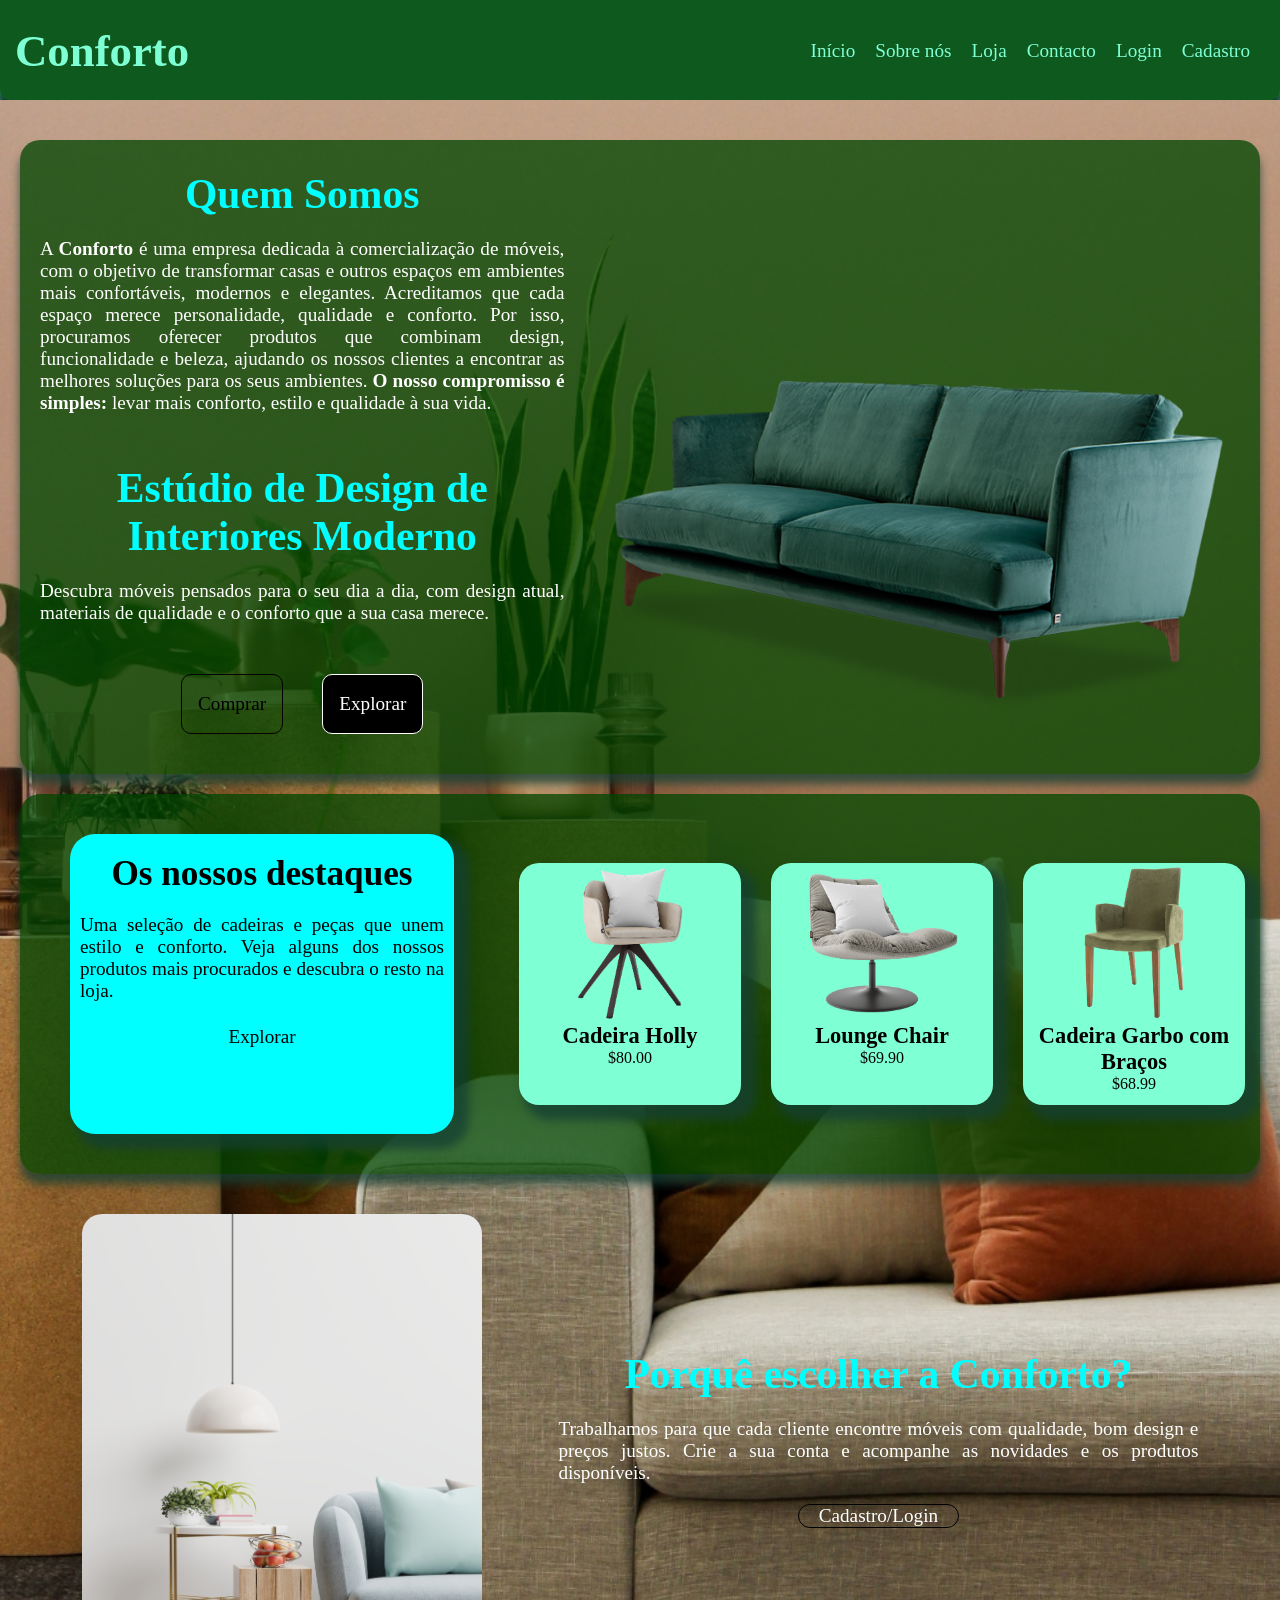
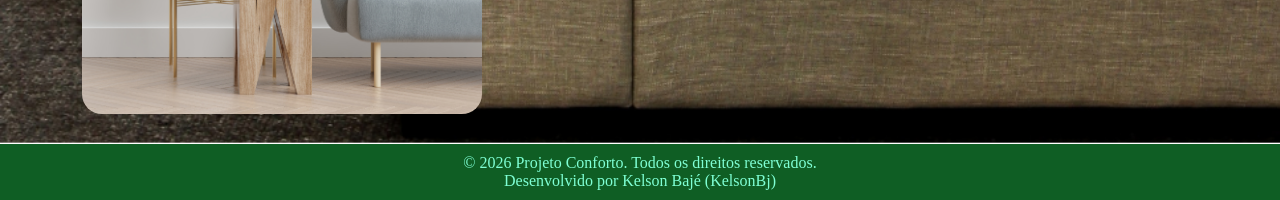
<file: index.html>
<!DOCTYPE html>
<html lang="pt">
    <head>
        <meta charset="UTF-8">
        <meta name="viewport" content="width=device-width, initial-scale=1.0">
        <meta name="description" content="Conforto: móveis modernos e elegantes para transformar a sua casa e outros espaços.">
        <title>Conforto | Móveis modernos</title>
        <link rel="stylesheet" href="css/style.css">
        <link rel="stylesheet" href="css/animacoes.css">
        <script src="js/script.js"></script>
    </head>
    <body>

        <!--cabeçalho-->
        <header>
            <div id="menu">
                <h1>Conforto</h1>
                <nav aria-label="Menu principal">
                    <ul>
                        <li><a href="index.html">Início</a></li>
                        <li><a href="#inicio">Sobre nós</a></li>
                        <li><a href="shop.html">Loja</a></li>
                        <li><a href="#contacto">Contacto</a></li>
                        <li><a href="login.html">Login</a></li>
                        <li><a href="cadastro.html">Cadastro</a></li>
                    </ul>
                </nav>
            </div>
        </header>

    <main>
        <!--conteudo-->
        <div id="hero">
            <section id="inicio">
                <h2>Quem Somos</h2>
                <p>A <strong>Conforto</strong> é uma empresa dedicada à comercialização de móveis, com o objetivo de transformar casas e outros espaços em ambientes mais confortáveis, modernos e elegantes. Acreditamos que cada espaço merece personalidade, qualidade e conforto. Por isso, procuramos oferecer produtos que combinam design, funcionalidade e beleza, ajudando os nossos clientes a encontrar as melhores soluções para os seus ambientes. <strong>O nosso compromisso é simples:</strong> levar mais conforto, estilo e qualidade à sua vida.</p>
            </section>
            <article id="conteudo">
                <section>
                    <h2>Estúdio de Design de Interiores Moderno</h2>
                    <p>Descubra móveis pensados para o seu dia a dia, com design atual, materiais de qualidade e o conforto que a sua casa merece.</p>
                    <button type="button" id="bnt1" onclick="location.href='shop.html'">Comprar</button>
                    <button type="button" id="bnt2" onclick="location.href='#produto'">Explorar</button>
                </section>
                <img src="img/couch.png" alt="Sofá moderno de cor clara">
            </article>
        </div>

        <div id="produto">
            <section id="conteudo2">
                <h2>Os nossos destaques</h2>
                <p>Uma seleção de cadeiras e peças que unem estilo e conforto. Veja alguns dos nossos produtos mais procurados e descubra o resto na loja.</p>
                <button type="button" onclick="location.href='shop.html'">Explorar</button>
            </section>
            <section id="anuncio">
                <div class="produto">
                    <img src="img/product-1.png" alt="Cadeira Kruzo Aero">
                    <h2>Cadeira Holly</h2>
                    <span>$80.00</span>
                </div>
                <div class="produto">
                    <img src="img/product-2.png" alt="Cadeira Kruzo De Varanda">
                    <h2>Lounge Chair</h2>
                    <span>$69.90</span>
                </div>
                <div class="produto">
                    <img src="img/product-3.png" alt="Cadeira Aero Meire">
                    <h2>Cadeira Garbo com Braços</h2>
                    <span>$68.99</span>
                </div>
            </section>
        </div>

        <section id="visual">
            <div>
                <img src="img/why-choose-us-img.jpg" alt="Sala de estar decorada com móveis da Conforto">
            </div>
            <div id="texto">
                <h2>Porquê escolher a Conforto?</h2>
                <p>Trabalhamos para que cada cliente encontre móveis com qualidade, bom design e preços justos. Crie a sua conta e acompanhe as novidades e os produtos disponíveis.</p>
                <button type="button" onclick="location.href='login.html'">Cadastro/Login</button>
            </div>
        </section>
    </main>

    <footer id="contacto">
        <div>
            <p>&copy; 2026 Projeto Conforto. Todos os direitos reservados.</p>
            <p>Desenvolvido por Kelson Bajé (KelsonBj)</p>
        </div>
    </footer>
    </body>
</html>
</file>
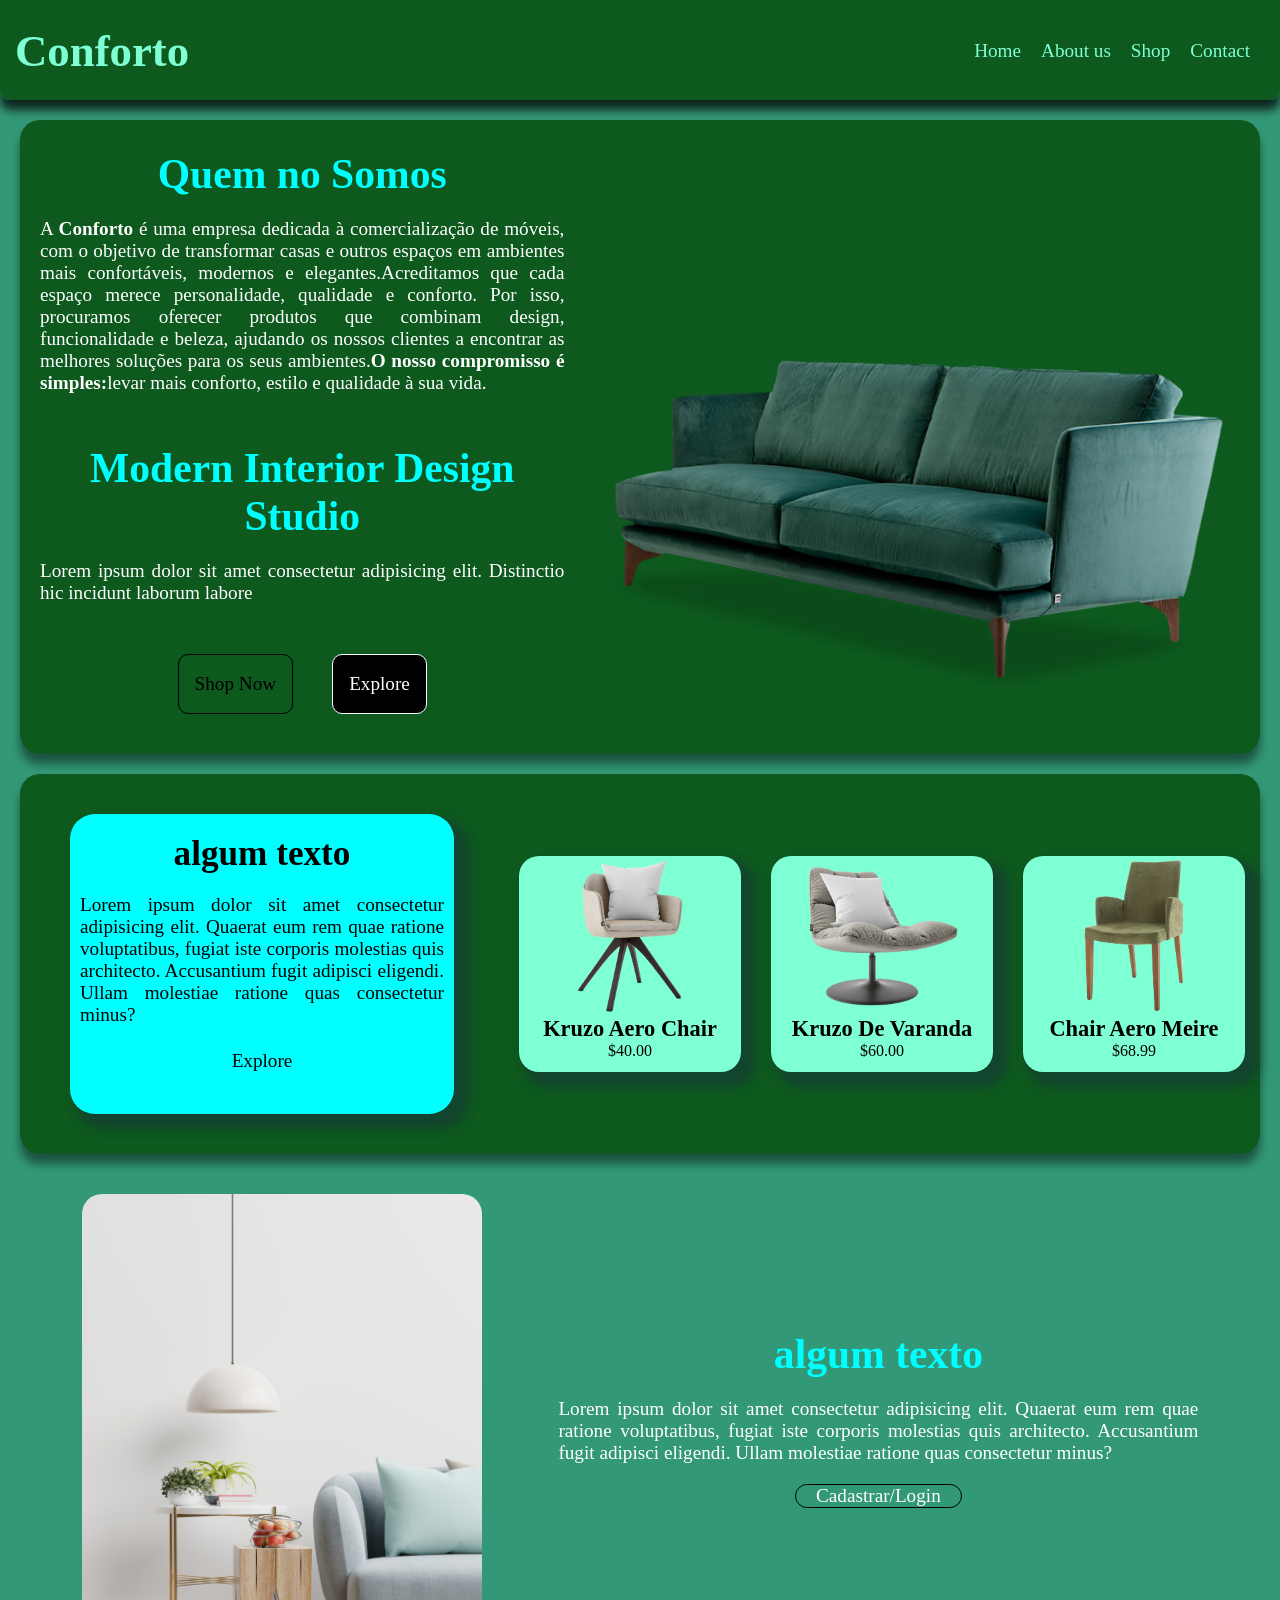
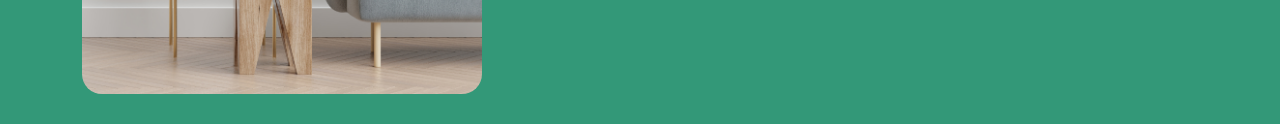
<file: aula1.html>
<!DOCTYPE html>
<html lang="en">
    <head>
        <meta charset="UTF-8">
        <meta name="viewport" content="width=device-width, initial-scale=1.0">
        <title>Projecto Conforto</title>
        <link rel="stylesheet" href="css/style.css">
    </head>
    <body>

        <!--cabeçalho-->
        <header>
            <div id="menu">
                    <h1>Conforto</h1>
                    <nav>
                    <ul>
                        <li><a href="#inicio">Home</a></li>
                        <li><a href="#sobre">About us</a></li>
                        <li><a href="#loja">Shop</a></li>
                        <li><a href="#contacto">Contact</a></li>
                    </ul>
                    </nav>
            </div>
        </header>

        <!--conteudo-->
            <div id="hero">
                <section id="inicio">
                    <h2>Quem no Somos</h2>
                    <p>A <strong>Conforto</strong> é uma empresa dedicada à comercialização de móveis, com o objetivo de transformar casas e outros espaços em ambientes mais confortáveis, modernos e elegantes.Acreditamos que cada espaço merece personalidade, qualidade e conforto. Por isso, procuramos oferecer produtos que combinam design, funcionalidade e beleza, ajudando os nossos clientes a encontrar as melhores soluções para os seus ambientes.<strong>O nosso compromisso é simples:</strong>levar mais conforto, estilo e qualidade à sua vida.</p>
                </section>
                <article id="conteudo">
                    <section>
                        <h2>Modern Interior Design Studio</h2>
                        <p>Lorem ipsum dolor sit amet consectetur adipisicing elit. Distinctio hic incidunt laborum labore</p>
                            <button id="bnt1">Shop Now</button>
                            <button id="bnt2">Explore</button>
                    </section>
                    <img src="img/couch.png" alt="cadeirao">
                </article>
            </div>
        
        <div id="produto">
            <section id="conteudo2">
                <h2>algum texto</h2>
                <p>Lorem ipsum dolor sit amet consectetur adipisicing elit. Quaerat eum rem quae ratione voluptatibus, fugiat iste corporis molestias quis architecto. Accusantium fugit adipisci eligendi. Ullam molestiae ratione quas consectetur minus?</p>
                <button>Explore</button>
            </section>
            <section id="anuncio">
                <div class="produto">
                    <img src="img/product-1.png" alt="produto1">
                    <h2>Kruzo Aero Chair</h2>
                    <span>$40.00</span>
                </div>
                    <div class="produto">
                    <img src="img/product-2.png" alt="produto2">
                    <h2>Kruzo De Varanda</h2>
                    <span>$60.00</span>
                </div>
                    <div class="produto">
                    <img src="img/product-3.png" alt="produto3">
                    <h2> Chair Aero Meire</h2>
                    <span>$68.99</span>
                </div>
            </section>
        </div>
        <section id="visual">
        
            <div>
                <img src="img/why-choose-us-img.jpg" alt="teste">
            </div>
            <div id="texto">
                <h2>algum texto</h2>
                <p>Lorem ipsum dolor sit amet consectetur adipisicing elit. Quaerat eum rem quae ratione voluptatibus, fugiat iste corporis molestias quis architecto. Accusantium fugit adipisci eligendi. Ullam molestiae ratione quas consectetur minus?</p>
                <button>Cadastrar/Login</button>
            </div>
        </section>
    </body>
</html>
</file>
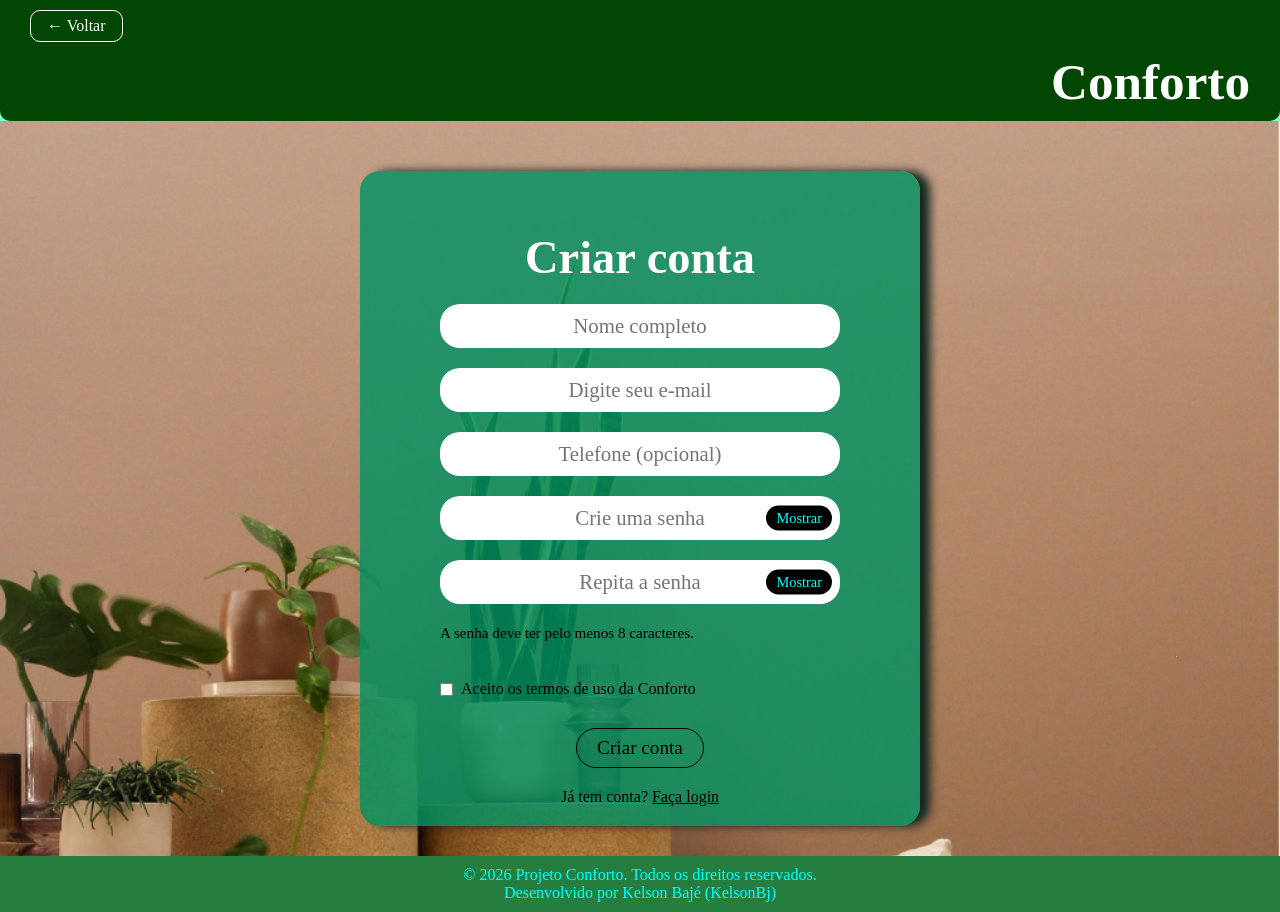
<file: cadastro.html>
<!DOCTYPE html>
<html lang="pt">
<head>
    <meta charset="UTF-8">
    <meta name="viewport" content="width=device-width, initial-scale=1.0">
    <title>Cadastro | Conforto</title>
    <link rel="stylesheet" href="css/login.css">
    <link rel="stylesheet" href="css/cadastro.css">
    <link rel="stylesheet" href="css/animacoes.css">
    <script src="js/script.js"></script>
</head>
<body>
    <header>
        <a class="voltar" href="index.html">&larr; Voltar</a>
        <h1>Conforto</h1>
    </header>
    <main>
        <div id="login-layout">
            <form id="form-cadastro" method="post">
                <section id="dados">
                    <h1>Criar conta</h1>

                    <div class="campo">
                        <label for="nome" class="so-leitor">Nome completo</label>
                        <input type="text" id="nome" name="nome" placeholder="Nome completo" autocomplete="name" minlength="3" required>
                    </div>

                    <div class="campo">
                        <label for="email" class="so-leitor">E-mail</label>
                        <input type="email" id="email" name="email" placeholder="Digite seu e-mail" autocomplete="email" required>
                    </div>

                    <div class="campo">
                        <label for="telefone" class="so-leitor">Telefone (opcional)</label>
                        <input type="tel" id="telefone" name="telefone" placeholder="Telefone (opcional)" autocomplete="tel" pattern="[0-9+ ]{9,15}" title="Use apenas números, espaços e +, entre 9 e 15 caracteres">
                    </div>

                    <div class="campo campo-senha">
                        <label for="senha" class="so-leitor">Senha</label>
                        <input type="password" id="senha" name="senha" placeholder="Crie uma senha" autocomplete="new-password" minlength="8" required>
                        <button type="button" class="mostrar-senha" data-alvo="senha" aria-pressed="false" aria-label="Mostrar senha">Mostrar</button>
                    </div>

                    <div class="campo campo-senha">
                        <label for="confirmar-senha" class="so-leitor">Confirmar senha</label>
                        <input type="password" id="confirmar-senha" name="confirmar-senha" placeholder="Repita a senha" autocomplete="new-password" minlength="8" required>
                        <button type="button" class="mostrar-senha" data-alvo="confirmar-senha" aria-pressed="false" aria-label="Mostrar confirmação da senha">Mostrar</button>
                    </div>

                    <p class="dica">A senha deve ter pelo menos 8 caracteres.</p>
                    <p id="mensagem" role="alert" aria-live="polite"></p>

                    <div class="termos">
                        <label><input type="checkbox" name="termos" required> Aceito os termos de uso da Conforto</label>
                    </div>

                    <button type="submit" class="botao-entrar">Criar conta</button>

                    <p class="cadastrar">Já tem conta? <a href="login.html">Faça login</a></p>
                </section>
            </form>
        </div>
    </main>
    <footer>
        <div>
            <p>&copy; 2026 Projeto Conforto. Todos os direitos reservados.</p>
            <p>Desenvolvido por Kelson Bajé (KelsonBj)</p>
        </div>
    </footer>

    <script src="js/cadastro.js"></script>
</body>
</html>
</file>
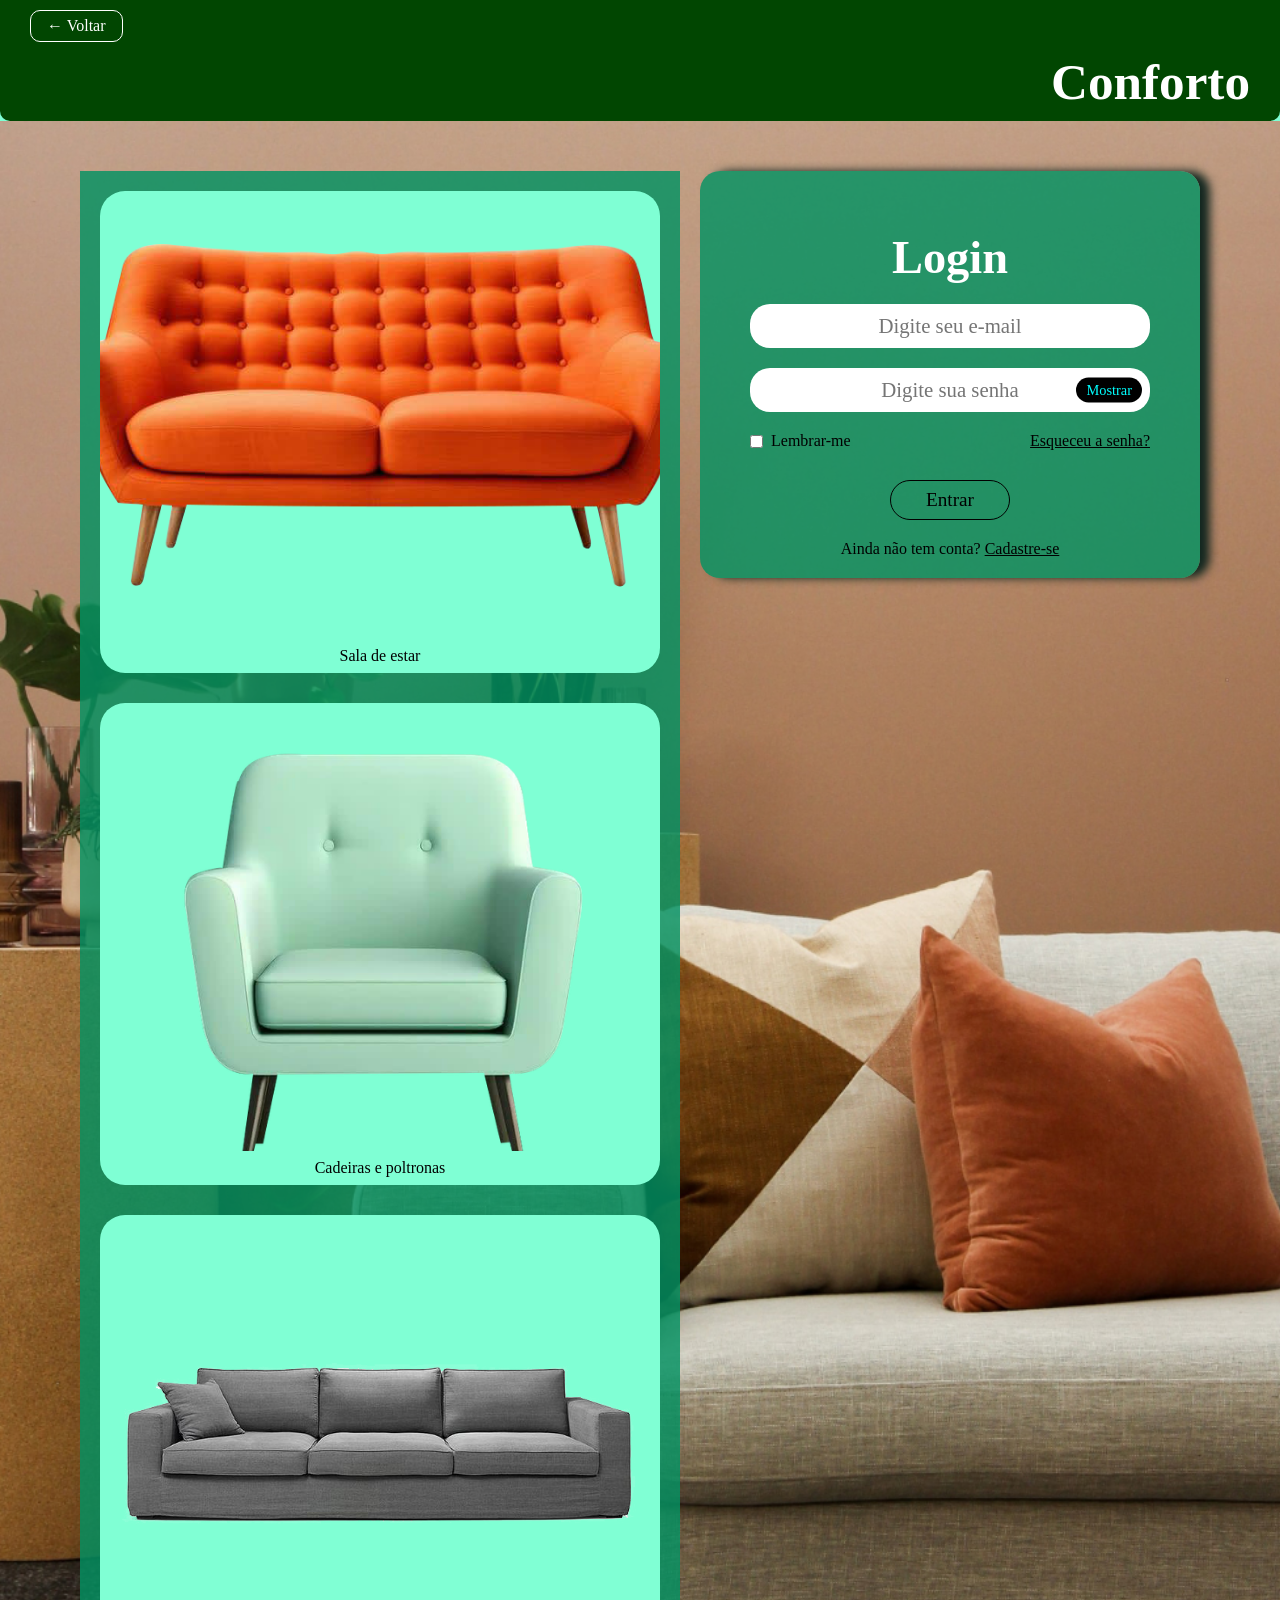
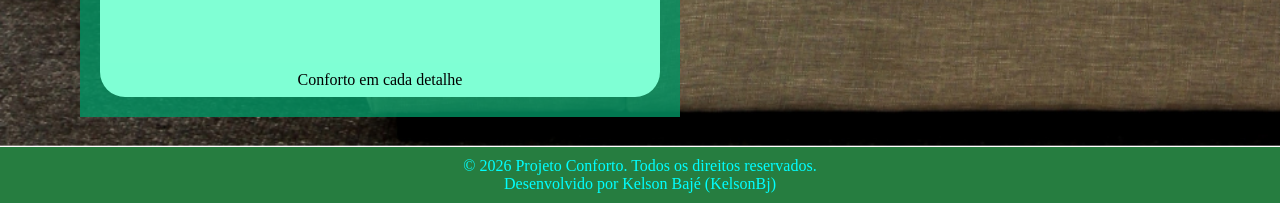
<file: login.html>
<!DOCTYPE html>
<html lang="pt">
<head>
    <meta charset="UTF-8">
    <meta name="viewport" content="width=device-width, initial-scale=1.0">
    <title>Login | Conforto</title>
    <link rel="stylesheet" href="css/login.css">
    <link rel="stylesheet" href="css/animacoes.css">
    <script src="js/script.js"></script>
</head>
<body>
    <header>
        <a class="voltar" href="index.html">&larr; Voltar</a>
        <h1>Conforto</h1>
    </header>
    <main>
        <div id="login-layout">

            <!--carrossel-->
            <section id="carrossel" aria-label="Destaques da loja">
                <div class="carrossel">
                    <article class="carrossel-img">
                        <img src="img/carrossel.png" alt="Sala de estar com móveis modernos">
                    </article>
                    <article class="carrossel-info">
                        <p>Sala de estar</p>
                    </article>
                </div>
                <div class="carrossel">
                    <article class="carrossel-img">
                        <img src="img/carrossel2.png" alt="Cadeiras e poltronas confortáveis">
                    </article>
                    <article class="carrossel-info">
                        <p>Cadeiras e poltronas</p>
                    </article>
                </div>
                <div class="carrossel">
                    <article class="carrossel-img">
                        <img src="img/carrossel3.png" alt="Ambiente decorado com design elegante">
                    </article>
                    <article class="carrossel-info">
                        <p>Conforto em cada detalhe</p>
                    </article>
                </div>
            </section>

            <!--formulário: só os campos de login ficam dentro do form-->
            <form id="form-login" method="post">
                <section id="dados">
                    <h1>Login</h1>

                    <div class="campo">
                        <label for="email" class="so-leitor">E-mail</label>
                        <input type="email" id="email" name="email" placeholder="Digite seu e-mail" autocomplete="email" required>
                    </div>

                    <div class="campo campo-senha">
                        <label for="senha" class="so-leitor">Senha</label>
                        <input type="password" id="senha" name="senha" placeholder="Digite sua senha" autocomplete="current-password" required>
                        <button type="button" class="mostrar-senha" id="mostrar-senha" aria-pressed="false" aria-label="Mostrar senha">Mostrar</button>
                    </div>

                    <div class="opcoes">
                        <label><input type="checkbox" name="lembrar"> Lembrar-me</label>
                        <a href="#">Esqueceu a senha?</a>
                    </div>

                    <button type="submit" class="botao-entrar">Entrar</button>

                    <p class="cadastrar">Ainda não tem conta? <a href="cadastro.html">Cadastre-se</a></p>
                </section>
            </form>

        </div>
    </main>
    <footer>
        <div>
            <p>&copy; 2026 Projeto Conforto. Todos os direitos reservados.</p>
            <p>Desenvolvido por Kelson Bajé (KelsonBj)</p>
        </div>
    </footer>

    <script src="js/login.js"></script>
</body>
</html>
</file>
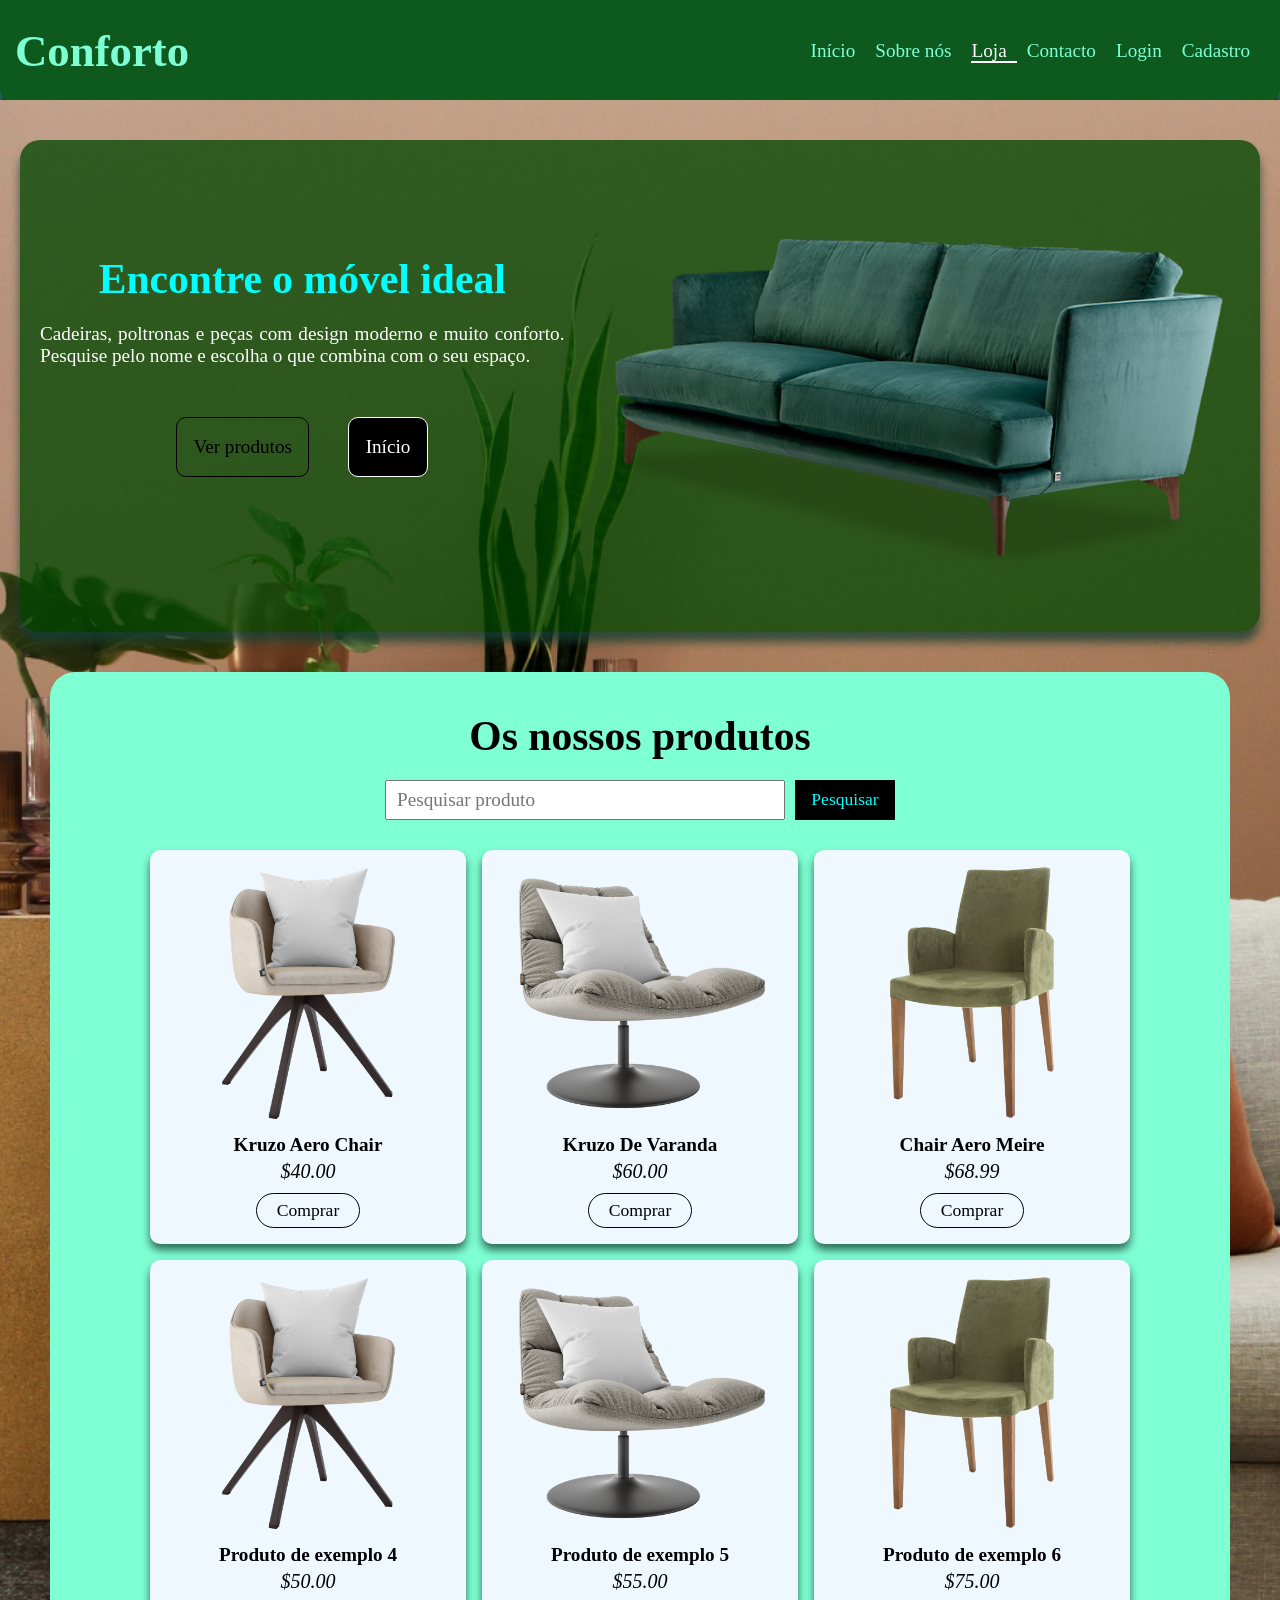
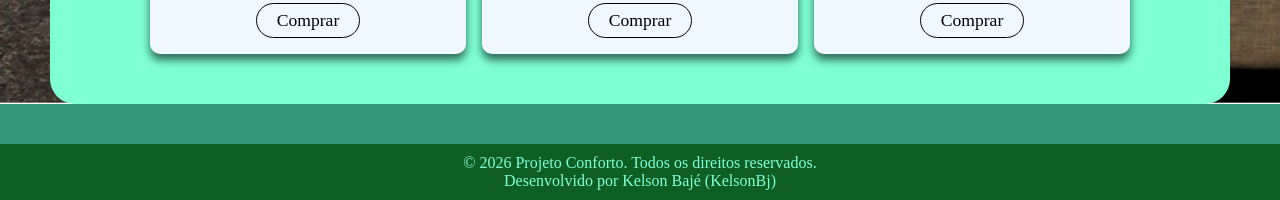
<file: shop.html>
<!DOCTYPE html>
<html lang="pt">
<head>
    <meta charset="UTF-8">
    <meta name="viewport" content="width=device-width, initial-scale=1.0">
    <meta name="description" content="Loja Conforto: cadeiras, poltronas e móveis modernos para a sua casa.">
    <title>Loja | Conforto</title>
    <link rel="stylesheet" href="css/style.css">
    <link rel="stylesheet" href="css/shop.css">
    <link rel="stylesheet" href="css/animacoes.css">
    <script src="js/script.js"></script>
</head>
<body>
    <!--cabeçalho-->
    <header>
        <div id="menu">
            <h1>Conforto</h1>
            <nav aria-label="Menu principal">
                <ul>
                    <li><a href="index.html">Início</a></li>
                    <li><a href="index.html#inicio">Sobre nós</a></li>
                    <li><a href="shop.html" aria-current="page">Loja</a></li>
                    <li><a href="#contacto">Contacto</a></li>
                    <li><a href="login.html">Login</a></li>
                    <li><a href="cadastro.html">Cadastro</a></li>
                </ul>
            </nav>
        </div>
    </header>

    <main>
        <!--conteudo-->
        <div id="hero">
            <article id="conteudo">
                <section>
                    <h2>Encontre o móvel ideal</h2>
                    <p>Cadeiras, poltronas e peças com design moderno e muito conforto. Pesquise pelo nome e escolha o que combina com o seu espaço.</p>
                    <button type="button" id="bnt1" onclick="location.href='#stock'">Ver produtos</button>
                    <button type="button" id="bnt2" onclick="location.href='index.html'">Início</button>
                </section>
                <img src="img/couch.png" alt="Sofá moderno de cor clara">
            </article>
        </div>

        <section id="stock" aria-labelledby="titulo-produtos">
            <h2 id="titulo-produtos">Os nossos produtos</h2>

            <form id="busca" role="search">
                <label for="pesquisa" class="so-leitor">Pesquisar produto</label>
                <input type="search" name="pesquisar" id="pesquisa" placeholder="Pesquisar produto" autocomplete="off">
                <button type="submit" id="pes">Pesquisar</button>
            </form>

            <div id="lista-produtos">
                <article class="card">
                    <img src="img/product-1.png" alt="Cadeira Kruzo Aero">
                    <h3>Kruzo Aero Chair</h3>
                    <span class="preco">$40.00</span>
                    <button type="button" class="comprar">Comprar</button>
                </article>
                <article class="card">
                    <img src="img/product-2.png" alt="Cadeira Kruzo De Varanda">
                    <h3>Kruzo De Varanda</h3>
                    <span class="preco">$60.00</span>
                    <button type="button" class="comprar">Comprar</button>
                </article>
                <article class="card">
                    <img src="img/product-3.png" alt="Cadeira Aero Meire">
                    <h3>Chair Aero Meire</h3>
                    <span class="preco">$68.99</span>
                    <button type="button" class="comprar">Comprar</button>
                </article>
                <article class="card">
                    <img src="img/product-1.png" alt="Produto de exemplo 4">
                    <h3>Produto de exemplo 4</h3>
                    <span class="preco">$50.00</span>
                    <button type="button" class="comprar">Comprar</button>
                </article>
                <article class="card">
                    <img src="img/product-2.png" alt="Produto de exemplo 5">
                    <h3>Produto de exemplo 5</h3>
                    <span class="preco">$55.00</span>
                    <button type="button" class="comprar">Comprar</button>
                </article>
                <article class="card">
                    <img src="img/product-3.png" alt="Produto de exemplo 6">
                    <h3>Produto de exemplo 6</h3>
                    <span class="preco">$75.00</span>
                    <button type="button" class="comprar">Comprar</button>
                </article>
            </div>

            <p id="sem-resultados" hidden>Nenhum produto encontrado. Tente outro nome.</p>
        </section>
        <!--aviso que aparece ao clicar em "Comprar"-->
        <div id="aviso" role="status" aria-live="polite"></div>
    </main>

    <footer id="contacto">
        <div>
            <p>&copy; 2026 Projeto Conforto. Todos os direitos reservados.</p>
            <p>Desenvolvido por Kelson Bajé (KelsonBj)</p>
        </div>
    </footer>

    <script src="js/shop.js"></script>
</body>
</html>
</file>
<file: css/style.css>
@charset "UTF-8";

/* Tamanho dos títulos (h2): acompanha a largura da tela,
   mas nunca fica menor que 1.8rem nem maior que 2.6rem */
:root
{   /*font*/
    --titulo: clamp(1.8rem, 1rem + 2.2vw, 2.6rem);
    /*cor*/
    --fundo: rgba(1, 70, 1, 0.753);
    --texto: white;
    --subtitulo: aqua;
    --color_titulo: aquamarine;
    --menu: aquamarine;
    --sombra: #153f32c5;
}

*
{
    margin: 0;
    padding: 0;
    box-sizing: border-box; /* padding e borda passam a contar dentro da largura/altura */
    font-family: 'Times New Roman', Times, serif;
}

/* nenhuma imagem passa da largura do espaço onde está */
img
{
    max-width: 100%;
}

/* botões mostram a mãozinha ao passar o rato */
button
{
    cursor: pointer;
}

/* contorno visível para quem navega com o teclado */
a:focus-visible,
button:focus-visible
{
    outline: 3px solid white;
    outline-offset: 3px;
}

/*corpo*/
body
{
    background-color: #339878;
}

/*cabeçalho*/
header
{
    background-color: var(--fundo);
    min-height: 100px; /* era height: 100px, que não deixava o cabeçalho crescer */
    width: 100%;
    border-radius: 0 0 10px 10px;
    box-shadow: #0d271f 0 10px 10px 0;
}

header h1
{
    font-size: clamp(2.2rem, 4vw, 2.8rem);
    color: var(--color_titulo);
    text-align: justify;
    margin: 5px 2px 10px 15px;
}

/*menu*/
#menu
{
    display: flex;
    justify-content: space-between;
    padding-top: 20px;
}
#menu ul
{
    list-style: none;
    display: flex;
    flex-wrap: wrap; /* se os links não couberem, quebram de linha */
    text-align: center;
    margin: 20px;
}
#menu a
{
    font-size: 1.2em;
    margin-left: 10px;
    color: var(--menu);
    text-decoration: none;
    padding-right: 10px;
}

#menu a:hover
{
    color: var(--texto);
}

/*conteudo*/
/* O #hero é uma grade de 2 colunas:
   coluna 1 = "Quem somos" + texto do hero | coluna 2 = imagem.
   Sem altura fixa e sem margens negativas: o que cresce empurra o resto, nada se sobrepõe. */
main
{
    background: url(../img/fundo.jpg);
    background-size: cover;
    background-position: left bottom ;
    background-repeat: no-repeat;
    padding-top: 20px;
}

#hero
{
    display: grid;
    grid-template-columns: minmax(0, 4fr) minmax(0, 5fr);
    column-gap: 20px;
    align-items: center;
    padding: 0 20px;
    background-color: var(--fundo);
    margin: 20px;
    border-radius: 20px;
    box-shadow: var(--sombra) 0 10px 10px 0;
}

#inicio
{
    grid-column: 1;
    grid-row: 1;
    width: 100%;
    max-width: 650px;
    justify-self: center;
}

#inicio h2
{
    color: var(--subtitulo);
    font-size: var(--titulo);
    text-align: center;
    padding-top: 30px;
}

#inicio p
{
    margin-top: 20px;
    margin-bottom: 50px;
    text-align: justify;
    font-size: 1.2em;
    color: var(--texto);
}

/* #conteudo "desaparece" da estrutura: o texto e a imagem dentro dele
   passam a ser itens da grade do #hero */
#conteudo
{
    display: contents;
}

#conteudo section
{
    grid-column: 1;
    grid-row: 2;
    width: 100%;
    max-width: 700px;
    justify-self: center;
    margin-bottom: 40px;
    text-align: center;
}

#conteudo h2
{
    color: var(--subtitulo);
    font-size: var(--titulo);
    text-align: center;
}

#conteudo p
{
    margin-top: 20px;
    margin-bottom: 50px;
    text-align: justify;
    font-size: 1.2em;
    color: var(--texto);
}

#conteudo img
{
    grid-column: 2;
    grid-row: 1 / span 2;
    align-self: end;
    justify-self: center;
    width: 100%;
    max-width: 800px;
    aspect-ratio: 4 / 3; /* mantém a proporção 800x600 em qualquer largura */
    height: auto;
    object-fit: contain;
    border-radius: 10px;
    transition: transform 0.3s ease;
}

#conteudo img:hover
{
    transform: scale(1.05);
}

/* min-width em vez de width fixa: textos maiores ("Comprar", "Explorar") cabem no botão */
#bnt1
{
    background: transparent;
    min-width: 100px;
    height: 60px;
    padding: 0 16px;
    border: 1px solid;
    border-radius: 10px;
    font-size: 1.2em;
}

#bnt1:hover
{
    background-color: rgb(0, 51, 51);
    color: white;
}

#bnt2
{
    margin-left: 35px;
    background-color: black;
    min-width: 80px;
    height: 60px;
    padding: 0 16px;
    border: 1px solid;
    border-radius: 10px;
    color: white;
    font-size: 1.2em;
}

#bnt2:hover
{
    background-color: white;
    color: black;
}

/*produto*/
#produto
{
    display: flex;
    align-items: center;
    justify-content: center;
    gap: 20px;
    background-color: var(--fundo);
    margin: 20px;
    border-radius: 20px;
    text-align: center;
    box-shadow: var(--sombra) 0 10px 10px 0;
}

#conteudo2
{
    flex: 0 1 clamp(280px, 30vw, 400px); /* até 400px, mas encolhe em telas menores */
    min-height: 300px;
    margin: 40px 30px 40px 50px;
    background-color: cyan;
    border-radius: 25px;
    box-shadow: var(--sombra) 10px 10px 10px 5px;
}

#conteudo2 h2
{
    text-align: center;
    color: #000;
    font-size: 2.2em;
    margin: 20px 0;
}

#conteudo2 p
{
    font-size: 1.2em;
    text-align: justify;
    margin: 10px;
    color: black;
}

#conteudo2 button
{
    background: transparent;
    min-width: 70px;
    height: 50px;
    padding: 2px 12px;
    border: none;
    border-radius: 25px;
    font-size: 1.2em;
}

#conteudo2 button:hover
{
    border: 1px solid;
    background-color: rgb(0, 51, 51);
    color: white;
}

/* os cards quebram de linha sozinhos quando não cabem (flex-wrap) */
#anuncio
{
    flex: 1 1 0;
    min-width: 0;
    max-width: 1000px;
    display: flex;
    flex-wrap: wrap;
    justify-content: space-around;
}

.produto
{
    flex: 1 1 140px;
    max-width: 250px;
    background-color: aquamarine;
    margin: 10px 15px;
    border-radius: 20px;
    padding: 0 0 12px;
    text-align: center;
    box-shadow: var(--sombra) 10px 10px 10px 5px;
    transition: transform 0.3s ease;
}

.produto:hover
{
    transform: scale(1.05);
}

.produto img
{
    display: block;
    margin: 0 auto;
    width: 80%;
    max-width: 200px;
    aspect-ratio: 10 / 9; /* proporção 200x180 */
    height: auto;
    object-fit: contain;
    padding: 0;
}

.produto h2
{
    font-size: clamp(1rem, 0.2rem + 1.5vw, 1.5rem);
}

/*visual*/

#visual
{
    display: flex;
    align-items: center;
    justify-content: center;
    gap: clamp(30px, 6vw, 100px);
    margin: 5px 5px 0 5px;
    padding: 20px 20px 30px;
}

#visual > div:first-child
{
    flex: 0 1 400px;
}

#visual div img
{
    display: block;
    width: 100%;
    aspect-ratio: 4 / 5; /* proporção 400x500 */
    height: auto;
    object-fit: cover;
    border-radius: 20px;
    transition: transform 0.3s ease;
}

#visual div img:hover
{
    transform: scale(1.05);
}

#texto
{
    flex: 1 1 0;
    max-width: 640px;
}

#texto h2
{
    color: var(--subtitulo);
    font-size: var(--titulo);
    text-align: center;
}

#texto p
{
    margin-top: 20px;
    text-align: justify;
    font-size: 1.2em;
    color: var(--texto);
}

#texto button
{
    display: block;
    padding: 0 20px;
    margin: 20px auto 50px;
    font-size: 1.2em;
    background: transparent;
    border-radius: 20px;
    border: 1px solid #000;
    color: var(--texto);
}

#texto button:hover
{
    border: 1px solid;
    background-color: rgb(0, 51, 51);
}

/*rodape*/
footer
{
    background-color: rgba(1, 70, 1, 0.699);
    text-align: center;
    color: var(--menu);
    padding: 10px;
}

/* --- RESPONSIVIDADE (MEDIA QUERIES) --- */

/* Telas médias (até 1100px): a coluna de texto do hero ficaria estreita demais,
   então o hero vira uma coluna só, na ordem do HTML (Quem somos > texto > imagem) */
@media (max-width: 1100px)
{
    #hero
    {
        grid-template-columns: minmax(0, 1fr);
    }

    #inicio,
    #conteudo section,
    #conteudo img
    {
        grid-column: auto;
        grid-row: auto;
    }

    #inicio,
    #conteudo section
    {
        max-width: 720px;
    }

    #conteudo img
    {
        max-width: 560px;
    }
}

/* Tablets e celulares (até 992px): menu, produtos e "why choose us" em coluna */
@media (max-width: 992px)
{
    /* Menu */
    header
    {
        padding-bottom: 10px;
    }

    #menu
    {
        flex-direction: column;
        align-items: center;
        padding-top: 10px;
    }

    header h1
    {
        margin: 5px 0;
        text-align: center;
    }

    #menu ul
    {
        margin: 5px 0;
        justify-content: center;
    }

    #menu a
    {
        display: inline-block;
        margin-left: 0;
        padding: 8px 12px; /* área de toque maior */
    }

    /* Produtos: o card de texto fica em cima, os produtos embaixo */
    #produto
    {
        flex-direction: column;
        gap: 0;
        padding: 20px;
    }

    #conteudo2
    {
        flex: 0 0 auto;
        width: 100%;
        max-width: 560px;
        min-height: 0;
        margin: 0 0 20px;
        padding-bottom: 20px;
    }

    #anuncio
    {
        flex: 0 0 auto;
        width: 100%;
        max-width: none;
    }

    /* Why choose us */
    #visual
    {
        flex-direction: column;
    }

    #visual > div:first-child
    {
        flex: 0 0 auto;
        width: 100%;
        max-width: 350px;
    }

    #texto
    {
        flex: 0 0 auto;
        width: 100%;
    }

    #texto button
    {
        padding: 10px 24px;
    }
}

/* Celulares (até 600px) */
@media (max-width: 600px)
{
    #hero,
    #produto
    {
        margin: 12px;
    }

    #hero
    {
        padding: 0 16px;
    }

    #produto
    {
        padding: 16px;
    }

    #inicio h2
    {
        padding-top: 20px;
    }

    /* texto justificado em coluna estreita fica cheio de buracos */
    #inicio p,
    #conteudo p,
    #conteudo2 p,
    #texto p
    {
        text-align: left;
        font-size: 1.1em;
    }

    #menu a
    {
        font-size: 1.05em;
        padding: 8px;
    }

    /* os dois botões do hero quebram de linha sem estourar a largura */
    #bnt2
    {
        margin-left: 0;
        margin-top: 10px;
    }

    /* um produto por linha */
    .produto
    {
        flex: 0 1 100%;
        max-width: 280px;
    }

    #visual
    {
        padding: 15px 15px 25px;
    }
}
</file>
<file: css/animacoes.css>
@charset "UTF-8";

/* =====================================================
   ANIMAÇÕES DO PROJECTO CONFORTO
   Este ficheiro só cuida de movimento. O visual (cores,
   tamanhos, layout) continua no style.css.
   Para mudar a velocidade de uma animação, troque o
   tempo (ex.: .8s) por outro valor.
   ===================================================== */

/* rolagem suave ao clicar nos links do menu (#inicio, #contacto...) */
html
{
    scroll-behavior: smooth;
}

/* evita barra de rolagem horizontal enquanto os elementos entram de lado */
body
{
    overflow-x: clip;
}

/* ---------- 1. Os "filmes" (keyframes) ---------- */
/* cada um diz de onde o elemento sai e onde chega */

@keyframes surgir        /* sobe e aparece */
{
    from { opacity: 0; translate: 0 40px; }
    to   { opacity: 1; translate: 0 0; }
}

@keyframes descer        /* desce e aparece */
{
    from { opacity: 0; translate: 0 -30px; }
    to   { opacity: 1; translate: 0 0; }
}

@keyframes da-esquerda   /* entra pela esquerda */
{
    from { opacity: 0; translate: -60px 0; }
    to   { opacity: 1; translate: 0 0; }
}

@keyframes da-direita    /* entra pela direita */
{
    from { opacity: 0; translate: 60px 0; }
    to   { opacity: 1; translate: 0 0; }
}

@keyframes flutuar       /* sobe e desce devagar, sem parar */
{
    0%, 100% { translate: 0 0; }
    50%      { translate: 0 -12px; }
}

@keyframes ondinha       /* círculo que cresce e some ao clicar num botão */
{
    to { transform: scale(5); opacity: 0; }
}

/* ---------- 2. Animações ao abrir a página ---------- */

header h1
{
    animation: descer 0.8s ease both;
}

/* cada item do menu entra um pouco depois do anterior */
#menu li
{
    animation: descer 0.6s ease both;
}
#menu li:nth-child(1) { animation-delay: 0.1s; }
#menu li:nth-child(2) { animation-delay: 0.2s; }
#menu li:nth-child(3) { animation-delay: 0.3s; }
#menu li:nth-child(4) { animation-delay: 0.4s; }
#menu li:nth-child(5) { animation-delay: 0.5s; }
#menu li:nth-child(6) { animation-delay: 0.6s; }

#hero
{
    animation: surgir 1s ease both;
}

#inicio
{
    animation: da-esquerda 1s ease 0.2s both;
}

#conteudo section
{
    animation: da-esquerda 1s ease 0.4s both;
}

/* a imagem do sofá entra pela direita e depois fica a flutuar */
#conteudo img
{
    animation: da-direita 1s ease 0.4s both,
               flutuar 5s ease-in-out 1.4s infinite;
}

/* ---------- 3. Animações ao rolar a página ---------- */
/* O script.js põe a classe "reveal" nos elementos e a classe "visivel"
   quando eles aparecem no ecrã. Só esconde se o JavaScript estiver ativo. */

.js .reveal
{
    opacity: 0;
}

.js .reveal.visivel
{
    animation: surgir 0.8s ease both;
    animation-delay: var(--atraso, 0s); /* o script usa isto para escalonar os cartões */
}

.js .reveal.da-esquerda.visivel
{
    animation-name: da-esquerda;
}

.js .reveal.da-direita.visivel
{
    animation-name: da-direita;
}

/* ---------- 4. Menu: linha que cresce ao passar o rato ---------- */

#menu a
{
    background: linear-gradient(currentColor, currentColor) no-repeat 0 100% / 0 2px;
    padding-bottom: 2px;
    transition: background-size 0.3s ease, color 0.3s ease;
}

#menu a:hover
{
    background-size: 100% 2px;
}

/* ---------- 5. Botões ---------- */

button
{
    position: relative;
    overflow: hidden; /* a ondinha não sai do botão */
    transition: background-color 0.3s ease, color 0.3s ease, transform 0.15s ease;
}

button:active
{
    transform: scale(0.95); /* "afunda" ao clicar */
}

/* círculo criado pelo script.js no ponto do clique */
.ondinha
{
    position: absolute;
    width: 40px;
    height: 40px;
    border-radius: 50%;
    background: rgba(255, 255, 255, 0.5);
    pointer-events: none;
    transform: scale(0);
    animation: ondinha 0.6s ease-out forwards;
}

/* ---------- 6. Barra de progresso da rolagem (criada pelo script.js) ---------- */

#barra-progresso
{
    position: fixed;
    top: 0;
    left: 0;
    height: 4px;
    width: 0;
    background: aqua;
    z-index: 1000;
    transition: width 0.1s linear;
}

/* ---------- 7. Botão "voltar ao topo" (criado pelo script.js) ---------- */

#voltar-topo
{
    position: fixed;
    right: 20px;
    bottom: 20px;
    width: 48px;
    height: 48px;
    border: none;
    border-radius: 50%;
    background: black;
    color: aqua;
    font-size: 1.5em;
    z-index: 1000;
    opacity: 0;
    visibility: hidden;
    translate: 0 20px;
    transition: opacity 0.3s ease, visibility 0.3s ease, translate 0.3s ease,
                background-color 0.3s ease, color 0.3s ease, transform 0.15s ease;
}

#voltar-topo.mostrar
{
    opacity: 1;
    visibility: visible;
    translate: 0 0;
}

#voltar-topo:hover
{
    background: aqua;
    color: black;
}

/* ---------- 8. Respeitar quem desativou animações no sistema ---------- */
/* (pessoas com enjoo de movimento, por exemplo) */

@media (prefers-reduced-motion: reduce)
{
    *,
    *::before,
    *::after
    {
        animation: none !important;
        transition: none !important;
    }

    html
    {
        scroll-behavior: auto;
    }

    .js .reveal
    {
        opacity: 1;
    }
}
</file>
<file: css/login.css>
@charset "UTF-8";

:root
{
   --sombra: rgb(19, 39, 32);
   --verde-escuro: rgb(1, 70, 1);
   --painel: rgba(3, 146, 99, 0.815);
   
}

*
{
   margin: 0;
   padding: 0;
   box-sizing: border-box; /* padding e borda contam dentro da largura/altura */
   font-family: 'Times New Roman', Times, serif;
}

body
{
   background-color: aquamarine;
}

/* nenhuma imagem passa da largura do espaço onde está */
img
{
   max-width: 100%;
}

/* texto só para leitores de ecrã (etiquetas dos campos): some do visual mas continua acessível */
.so-leitor
{
   position: absolute;
   width: 1px;
   height: 1px;
   overflow: hidden;
   clip: rect(0 0 0 0);
   white-space: nowrap;
}

/* contorno visível para quem navega com o teclado */
a:focus-visible,
button:focus-visible,
input:focus-visible
{
   outline: 3px solid white;
   outline-offset: 3px;
}

/*cabeça*/
header
{
   background-color: var(--verde-escuro);
   border-radius: 0% 0% 10px 10px;
   width: 100%;
   height: auto;
}

header h1
{
   color: #fff;
   text-align: right;
   margin: 0 20px 0 20px;
   font-size: 3.2em;
   padding: 10px;
}

/* o link "voltar" (era um <button><a>, que é HTML inválido) */
.voltar
{
   display: inline-block;
   margin: 10px 30px 0 30px;
   padding: 6px 16px;
   border: 1px solid #fff;
   border-radius: 10px;
   color: #fff;
   text-decoration: none;
   transition: background-color 0.3s ease, color 0.3s ease;
}

.voltar:hover
{
   background-color: #fff;
   color: var(--verde-escuro);
}

/*corpo*/
main
{
   text-align: center;
   background: url(../img/fundo.jpg);
   background-size: cover;
   background-position:top right bottom left;
   background-repeat: no-repeat;
   padding-top: 20px;
}

/* carrossel e formulário lado a lado; quando não cabem, passam para baixo um do outro */
#login-layout
{
   display: flex;
   justify-content: center;
   align-items: flex-start;
   flex-wrap: wrap;
   gap: 20px;
   padding: 0 20px;
}

#carrossel
{
   flex: 1 1 320px;
   max-width: 600px;
   margin: 30px 0;
   padding: 10px;
   background-color: var(--painel);
   display: grid;
   gap: 10px;
}

.carrossel
{
   background-color: aquamarine;
   margin: 10px;
   border-radius: 25px;
}

.carrossel-img img
{
   display: block;
   width: 100%;
   aspect-ratio: 5 / 4; /* mantém a proporção 500x400 em qualquer largura */
   height: auto;
   object-fit: cover;
}

.carrossel-info
{
   padding: 8px;
}

/* o form passa a ser só o painel de login */
#form-login
{
   flex: 1 1 320px;
   max-width: 500px;
   margin: 30px 0;
}

#dados
{
   padding: 20px;
   background-color: var(--painel);
   min-height: 400px; /* era height fixa: se o conteúdo crescer, o painel cresce junto */
   border-radius: 20px;
   box-shadow: 10px 0 10px 0 var(--sombra);
}

#dados h1
{
   color: #fff;
   margin: 40px 0 10px 0;
   font-size: clamp(2.2rem, 6vw, 2.9rem);
}

.campo
{
   position: relative;
   width: min(100%, 400px);
   margin: 20px auto;
}

.campo input
{
   display: block;
   width: 100%;
   height: 44px;
   font-size: 1.3em;
   border: none;
   border-radius: 20px;
   text-align: center;
}

/* espaço nos dois lados do campo de senha para o botão "Mostrar" */
.campo-senha input
{
   padding: 0 80px;
}

.mostrar-senha
{
   position: absolute;
   top: 50%;
   right: 8px;
   translate: 0 -50%;
   padding: 4px 10px;
   border: none;
   border-radius: 15px;
   background: black;
   color: aqua;
   font-size: 0.9em;
   cursor: pointer;
}

.opcoes
{
   display: flex;
   justify-content: space-between;
   align-items: center;
   gap: 10px;
   width: min(100%, 400px);
   margin: 10px auto;
}

.opcoes label
{
   display: flex;
   align-items: center;
   gap: 8px;
   cursor: pointer;
}

.opcoes a,
.cadastrar a
{
   color: #000;
}

.botao-entrar
{
   border: 1px solid black;
   border-radius: 20px;
   margin: 20px 0 10px;
   min-width: 120px; /* era width fixa de 100px */
   padding: 8px 20px;
   font-size: 1.2em;
   background: transparent;
   cursor: pointer;
   transition: background-color 0.3s ease, color 0.3s ease;
}

.botao-entrar:hover
{
   background-color: rgb(0, 51, 51);
   color: white;
}

.cadastrar
{
   margin-top: 10px;
}

 /*rodape*/

footer
{
   text-align: center;
   background-color: rgba(1, 70, 1, 0.699);
   width: 100%;
   height: auto;
   padding: 10px;
}

footer p
{
   color: aqua;
}

/* --- RESPONSIVIDADE --- */

/* Tablets e celulares: o formulário vem primeiro, o carrossel embaixo */
@media (max-width: 760px)
{
   #form-login
   {
      order: 1;
   }

   #carrossel
   {
      order: 2;
   }
}

/* Celulares */
@media (max-width: 600px)
{
   header h1
   {
      text-align: center;
      font-size: 2.4em;
      margin: 0;
   }

   .voltar
   {
      margin: 10px 15px 0;
   }

   #login-layout
   {
      padding: 0 12px;
   }

   #dados
   {
      padding: 16px;
   }

   #dados h1
   {
      margin-top: 20px;
   }

   .opcoes
   {
      flex-wrap: wrap;
      justify-content: center;
   }
}
</file>
<file: css/cadastro.css>
@charset "UTF-8";

/* Esta página usa o login.css como base (cabeçalho, painel verde, campos, botões, rodapé).
   Aqui ficam só as diferenças do cadastro. Os dois ficheiros têm de estar ligados no HTML,
   o login.css primeiro. */

/* o painel do cadastro é um pouco mais largo e fica sozinho, centrado */
#form-cadastro
{
   flex: 1 1 320px;
   max-width: 560px;
   margin: 30px 0;
}

/* texto pequeno por baixo dos campos de senha */
.dica
{
   width: min(100%, 400px);
   margin: 0 auto;
   font-size: 0.95em;
   text-align: left;
}

/* mensagem de erro (ex.: senhas diferentes) */
#mensagem
{
   width: min(100%, 400px);
   min-height: 1.4em; /* reserva o espaço para a página não "saltar" quando o erro aparece */
   margin: 6px auto 0;
   font-weight: bold;
   color: #5a0000;
   text-align: left;
}

/* caixa dos termos de uso */
.termos
{
   width: min(100%, 400px);
   margin: 10px auto;
   text-align: left;
}

.termos label
{
   display: flex;
   align-items: center;
   gap: 8px;
   cursor: pointer;
}

/* campo preenchido de forma inválida ganha um contorno vermelho */
.campo input:invalid:not(:placeholder-shown)
{
   box-shadow: 0 0 0 3px #c0392b;
}
</file>
<file: css/shop.css>
@charset "UTF-8";

/* Esta página usa o style.css como base (cabeçalho, menu, hero, botões, rodapé).
   Aqui ficam só as partes que existem apenas na loja. Os dois ficheiros têm de estar
   ligados no HTML, o style.css primeiro. */

/* texto só para leitores de ecrã (etiqueta do campo de pesquisa) */
.so-leitor
{
    position: absolute;
    width: 1px;
    height: 1px;
    overflow: hidden;
    clip: rect(0 0 0 0);
    white-space: nowrap;
}

/* página atual no menu */
#menu a[aria-current="page"]
{
    color: var(--texto);
    background-size: 100% 2px;
}

/* No hero da loja não há o bloco "Quem somos": no ecrã largo o texto sobe
   para a primeira linha da grade, ao lado da imagem.
   (Só acima de 1100px; abaixo disso o style.css já empilha tudo.) */
@media (min-width: 1101px)
{
    #conteudo section
    {
        grid-row: 1;
    }

    #conteudo img
    {
        grid-row: 1;
    }
}

/*stock*/
#stock
{
    margin: 40px 50px;
    padding: 40px 10px;
    text-align: center;
    background-color: aquamarine;
    border-radius: 25px;
}

#stock h2
{
    font-size: var(--titulo);
    margin-bottom: 20px;
}

/* campo de pesquisa + botão: ficam lado a lado e quebram de linha se não couberem */
#busca
{
    display: flex;
    justify-content: center;
    flex-wrap: wrap;
    gap: 10px;
}

#stock input
{
    width: min(400px, 90%); /* era width: 400px fixa, que estourava em telemóvel */
    height: 40px;
    font-size: 1.2em;
    padding: 0 10px;
}

#pes
{
    background-color: black;
    color: aqua;
    min-width: 100px;
    height: 40px;
    border: none;
    padding: 0 16px;
    font-size: 1.1em;
}

#pes:hover
{
    background-color: rgb(0, 51, 51);
    color: white;
}

/* grade que se ajusta sozinha: 3 colunas no ecrã largo, 1 no telemóvel (era 3 fixas) */
#lista-produtos
{
    display: grid;
    grid-template-columns: repeat(auto-fill, minmax(240px, 1fr));
    gap: 16px;
    max-width: 1000px;
    margin: 30px auto 10px;
    padding: 0 10px;
}

.card
{
    background-color: aliceblue;
    border-radius: 10px;
    text-align: center;
    padding: 10px 10px 16px;
    box-shadow: var(--sombra) 0 6px 8px 0;
    transition: transform 0.3s ease, box-shadow 0.3s ease;
}

.card:hover
{
    transform: translateY(-4px);
    box-shadow: var(--sombra) 0 12px 14px 0;
}

.card img
{
    display: block;
    width: 100%;
    aspect-ratio: 10 / 9;
    height: auto;
    object-fit: contain;
}

.card h3
{
    font-size: 1.2em;
    margin-top: 8px;
}

.preco
{
    display: block;
    margin-top: 4px;
    font-size: 20px;
    font-style: oblique;
}

/* o botão "buy" era transparente e sem borda, por isso não parecia um botão */
.comprar
{
    margin-top: 10px;
    padding: 6px 20px;
    border: 1px solid #000;
    border-radius: 25px;
    background: transparent;
    font-size: 1.1em;
}

.comprar:hover
{
    background-color: rgb(0, 51, 51);
    color: white;
}

#sem-resultados
{
    margin-top: 20px;
    font-size: 1.2em;
}

/* aviso que aparece em baixo ao clicar em "Comprar" */
#aviso
{
    position: fixed;
    left: 50%;
    bottom: 20px;
    translate: -50% 20px;
    max-width: 90%;
    padding: 12px 22px;
    border-radius: 25px;
    background: black;
    color: aqua;
    text-align: center;
    z-index: 1000;
    opacity: 0;
    visibility: hidden;
    transition: opacity 0.3s ease, visibility 0.3s ease, translate 0.3s ease;
}

#aviso.mostrar
{
    opacity: 1;
    visibility: visible;
    translate: -50% 0;
}
</file>
